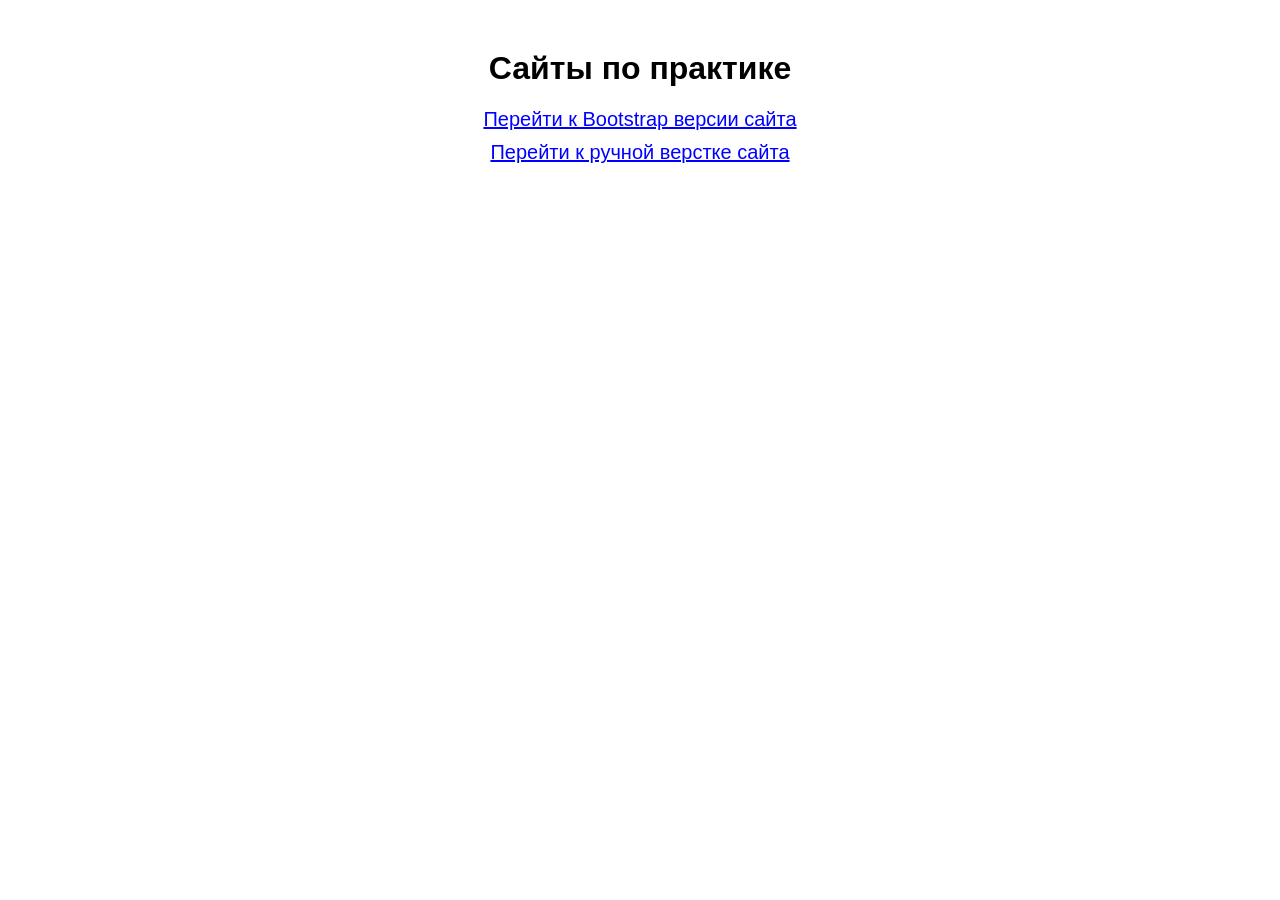
<file: index.html>
<!DOCTYPE html>
<html lang="ru">
<head>
    <meta charset="UTF-8">
    <title>Мои проекты</title>
    <style>
        body { font-family: sans-serif; text-align: center; margin-top: 50px; }
        a { display: block; margin: 10px; font-size: 20px; color: blue; }
    </style>
</head>
<body>
    <h1>Сайты по практике</h1>
    <a href="New/Bootstrap/index.html">Перейти к Bootstrap версии сайта</a>
    <a href="New/Grid/index.html">Перейти к ручной верстке сайта</a>
</body>
</html>
</file>
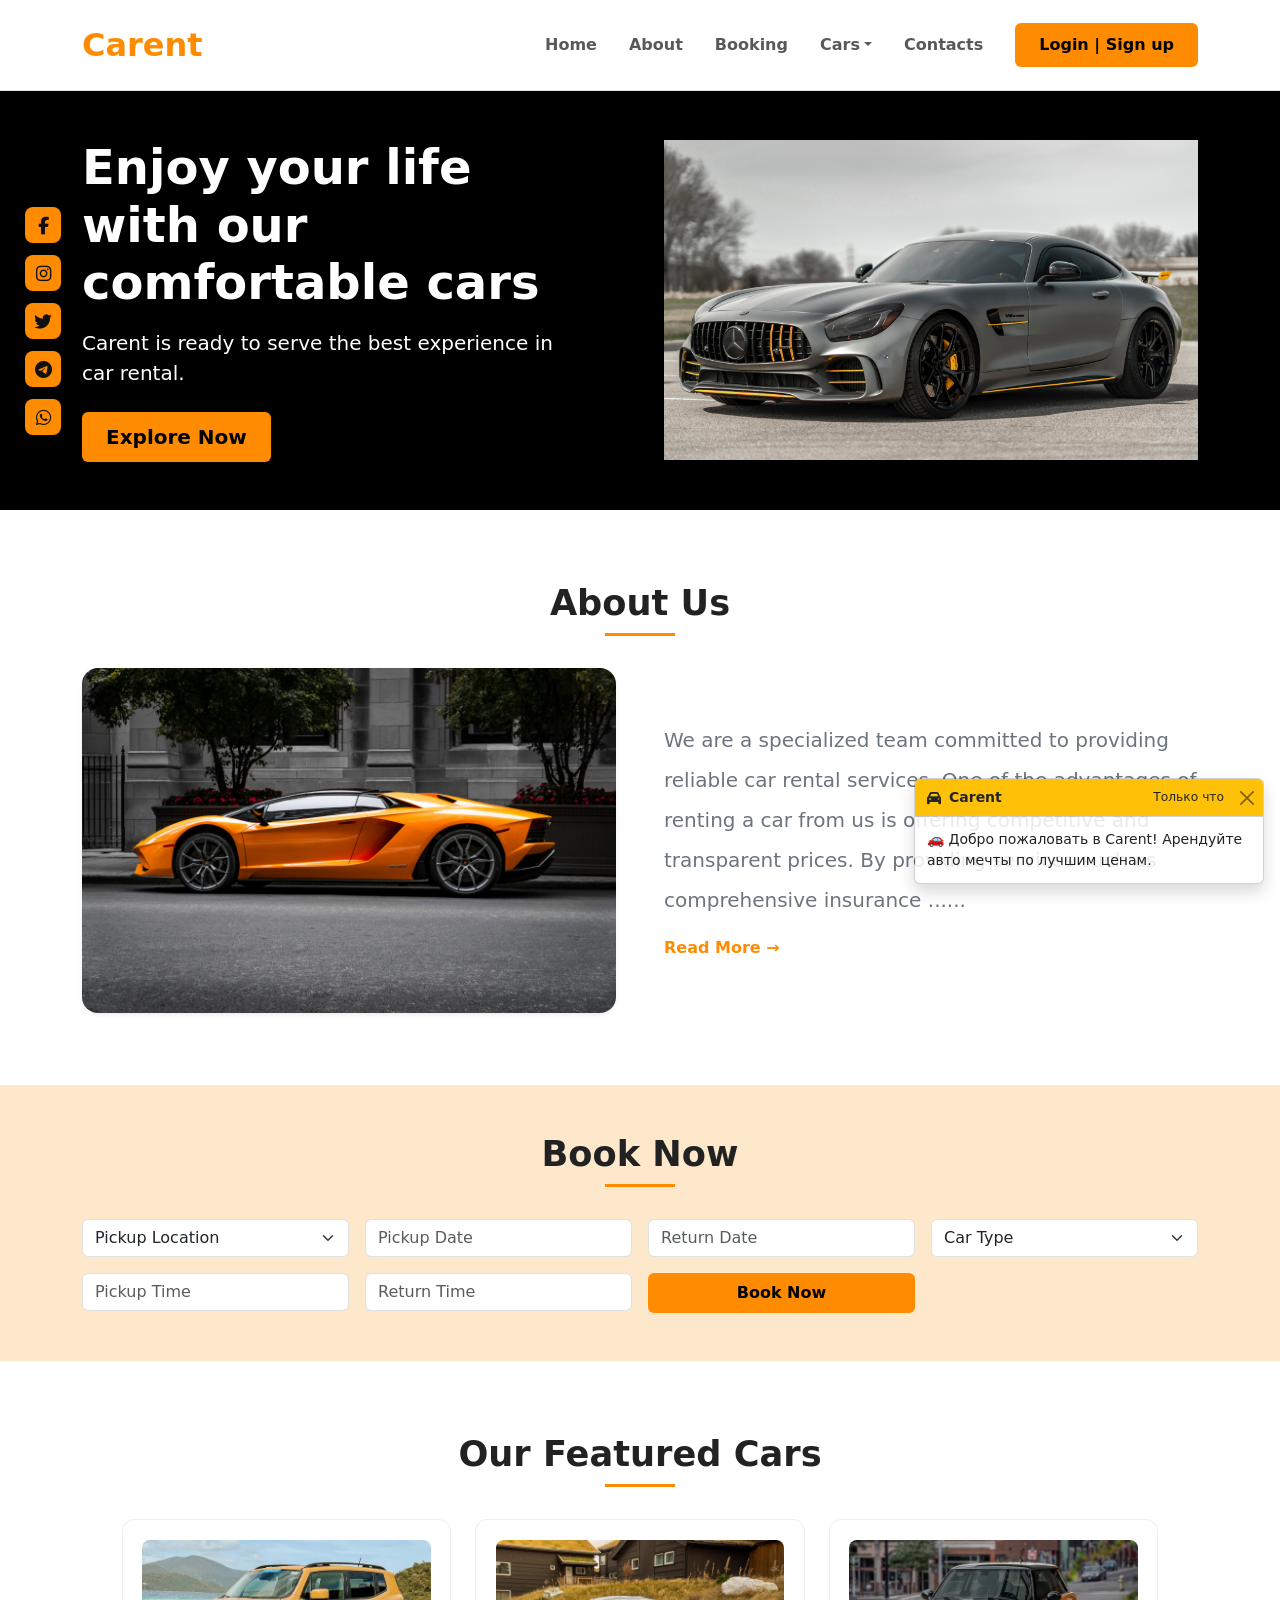
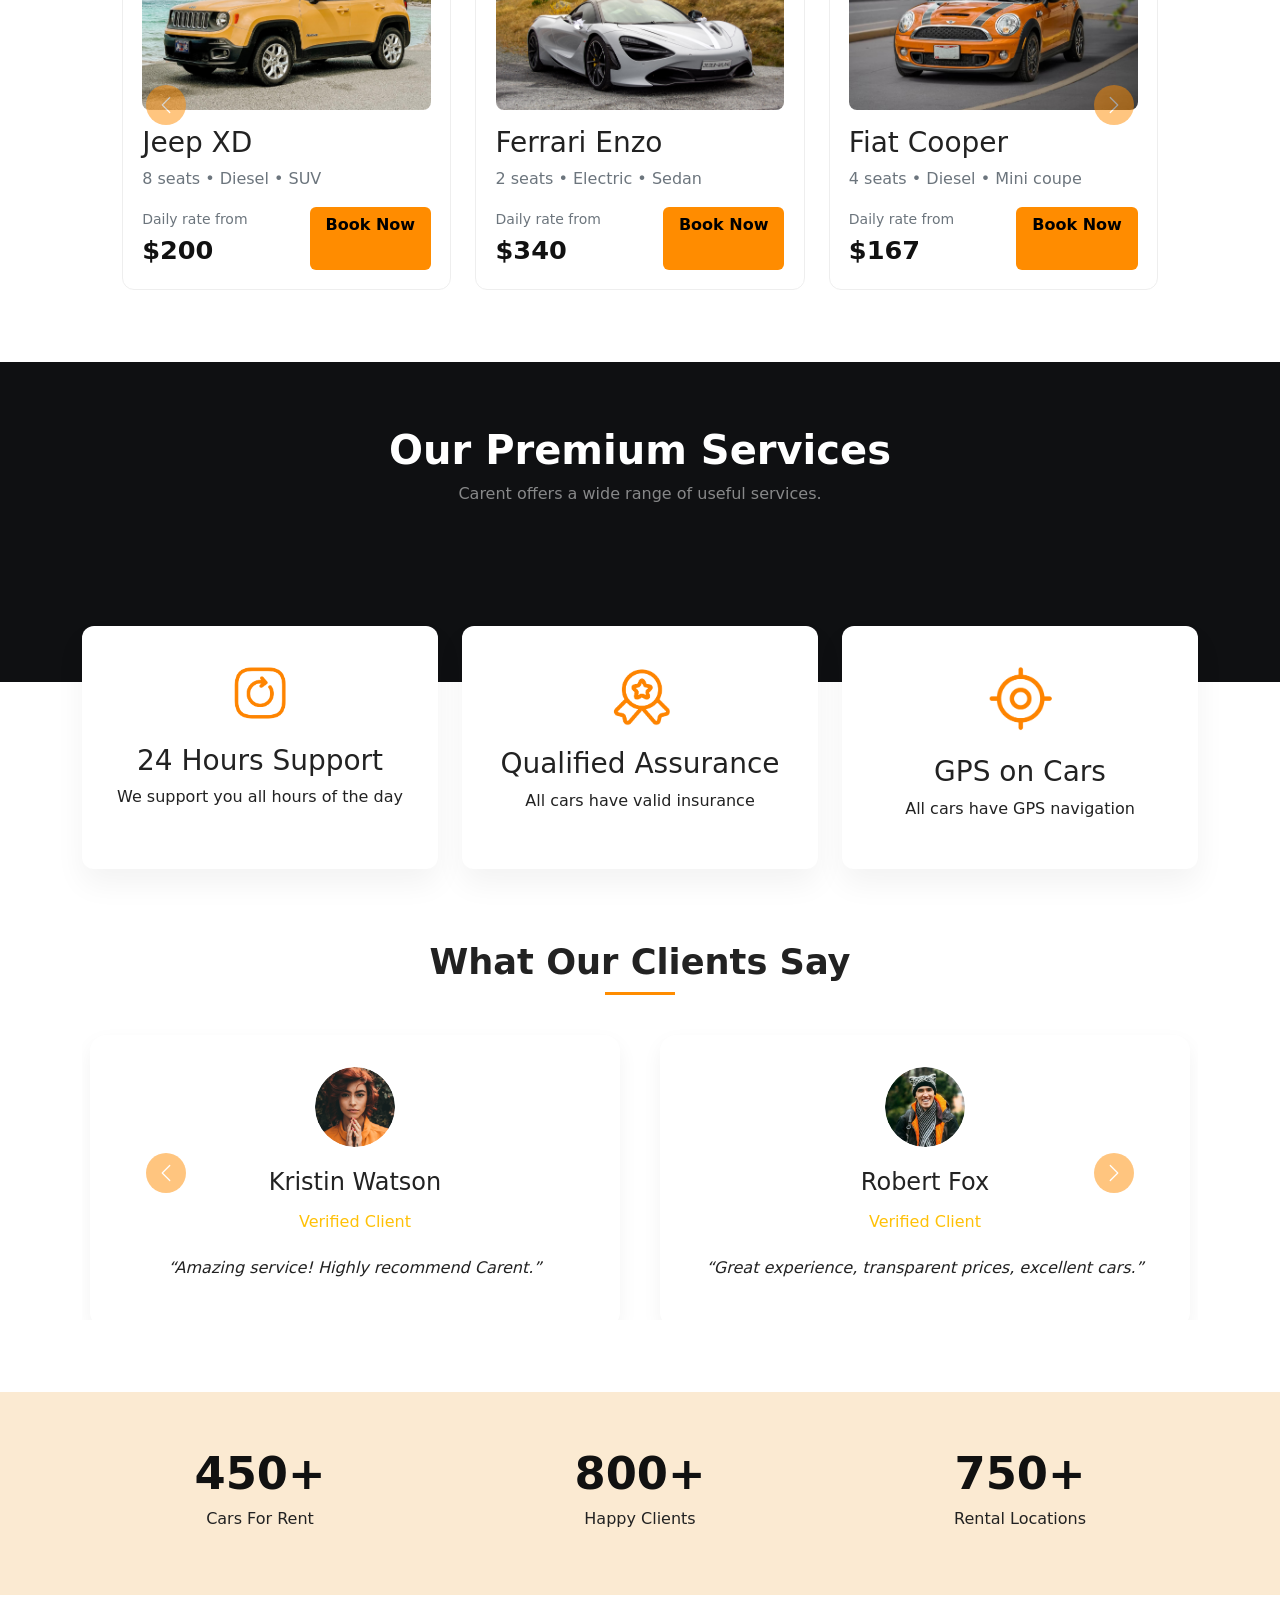
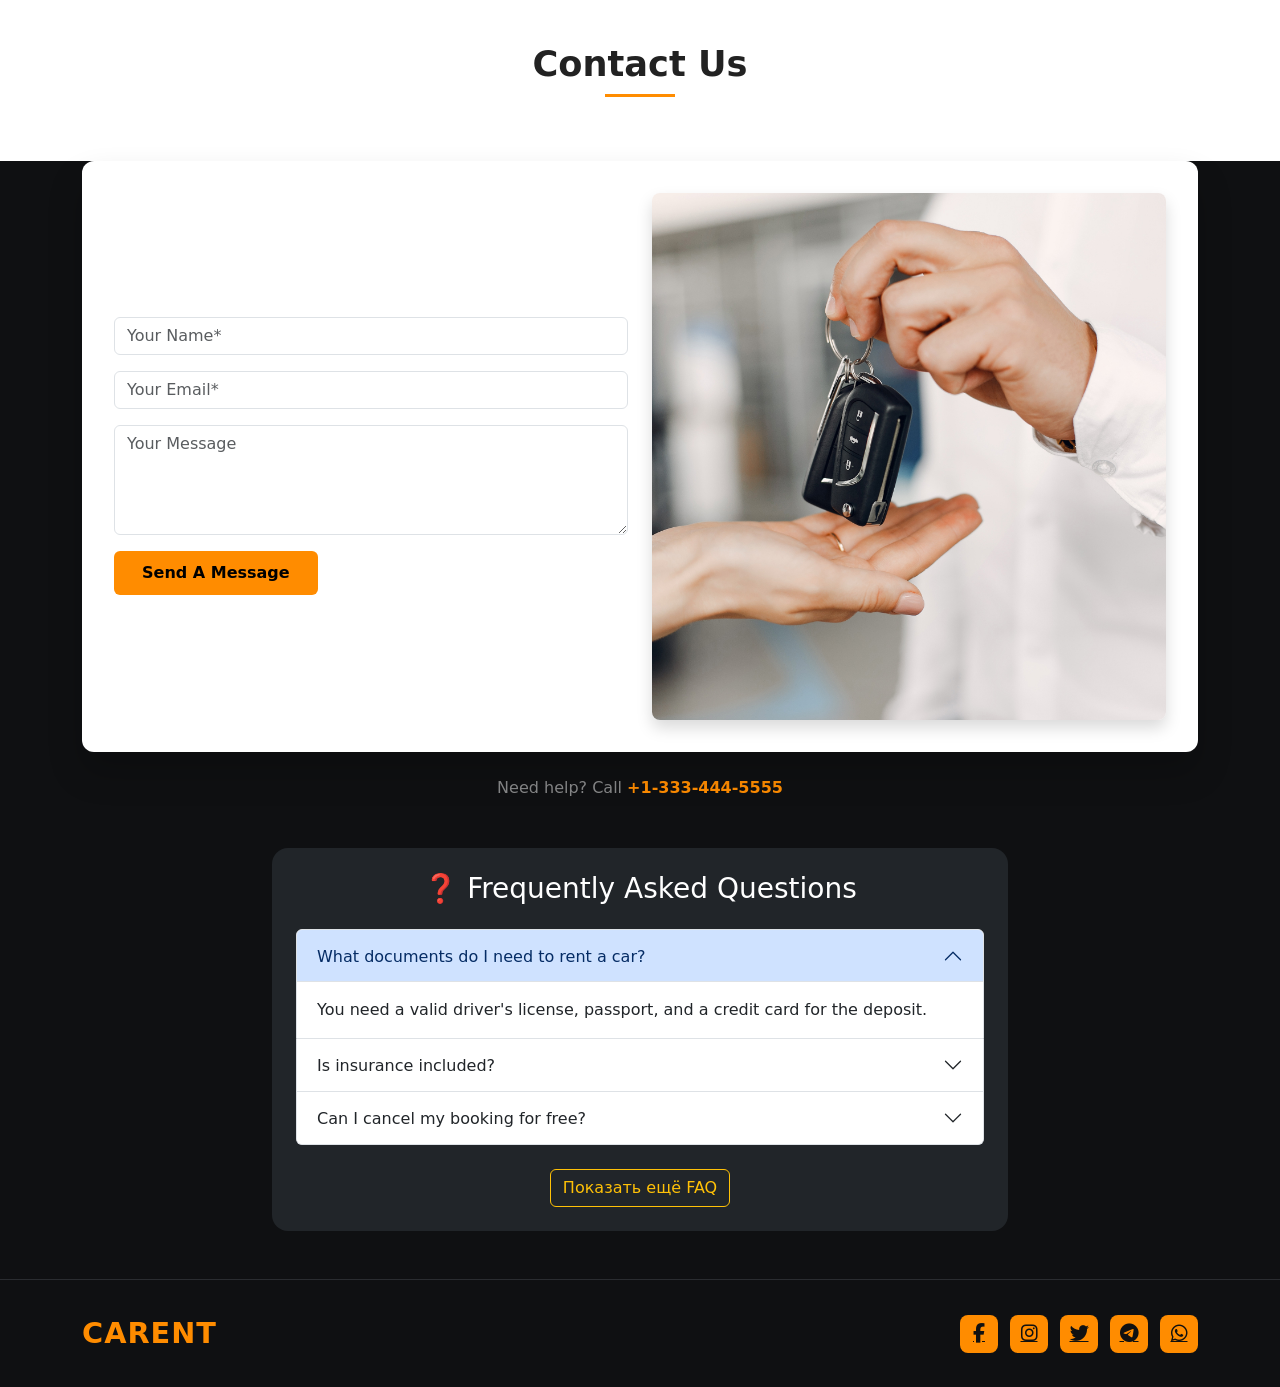
<file: New/Bootstrap/index.html>
<!DOCTYPE html>
<html lang="ru">
<head>
    <meta charset="UTF-8">
    <meta name="viewport" content="width=device-width, initial-scale=1.0">
    <title>Carent – Car Rental Service | Bootstrap + Widgets</title>

    <!-- Bootstrap 5 CSS + Icons + Font Awesome -->
    <link href="https://cdn.jsdelivr.net/npm/bootstrap@5.3.0-alpha1/dist/css/bootstrap.min.css" rel="stylesheet">
    <link rel="stylesheet" href="https://cdnjs.cloudflare.com/ajax/libs/font-awesome/6.4.0/css/all.min.css">
    
    <!-- Подключаем внешний кастомный CSS -->
    <link rel="stylesheet" href="style.css">
</head>
<body>

<!-- ======================= TOAST-УВЕДОМЛЕНИЕ (ВИДЖЕТ) ======================= -->
<div class="toast-container position-fixed bottom-0 end-0 p-3" style="z-index: 1100;">
    <div id="welcomeToast" class="toast" role="alert" aria-live="assertive" aria-atomic="true" data-bs-autohide="true" data-bs-delay="5000">
        <div class="toast-header bg-warning text-dark">
            <i class="fas fa-car me-2"></i>
            <strong class="me-auto">Carent</strong>
            <small>Только что</small>
            <button type="button" class="btn-close" data-bs-dismiss="toast" aria-label="Закрыть"></button>
        </div>
        <div class="toast-body">
            🚗 Добро пожаловать в Carent! Арендуйте авто мечты по лучшим ценам.
        </div>
    </div>
</div>

<!-- ======================= НАВИГАЦИЯ ======================= -->
<nav class="navbar navbar-expand-lg bg-white py-3 border-bottom">
    <div class="container">
        <a class="navbar-brand fw-bold fs-2 logo-orange" href="#">Carent</a>
        <button class="navbar-toggler" type="button" data-bs-toggle="collapse" data-bs-target="#mainNavbar">
            <span class="navbar-toggler-icon"></span>
        </button>
        <div class="collapse navbar-collapse" id="mainNavbar">
            <ul class="navbar-nav ms-auto mb-2 mb-lg-0 align-items-lg-center gap-lg-3">
                <li class="nav-item"><a class="nav-link fw-semibold" href="#">Home</a></li>
                <li class="nav-item"><a class="nav-link fw-semibold" href="#">About</a></li>
                <li class="nav-item"><a class="nav-link fw-semibold" href="#">Booking</a></li>
                <li class="nav-item dropdown">
                    <a class="nav-link dropdown-toggle fw-semibold" href="#" data-bs-toggle="dropdown">Cars</a>
                    <ul class="dropdown-menu">
                        <li><a class="dropdown-item" href="#">SUVs</a></li>
                        <li><a class="dropdown-item" href="#">Sedans</a></li>
                        <li><a class="dropdown-item" href="#">Electric</a></li>
                        <li><hr class="dropdown-divider"></li>
                        <li><a class="dropdown-item" href="#">All vehicles</a></li>
                    </ul>
                </li>
                <li class="nav-item"><a class="nav-link fw-semibold" href="#">Contacts</a></li>
                <li class="nav-item">
                    <a class="btn btn-custom-orange ms-lg-2" href="#" data-bs-toggle="modal" data-bs-target="#loginModal">Login | Sign up</a>
                </li>
            </ul>
        </div>
    </div>
</nav>

<!-- ======================= HERO ======================= -->
<section class="hero-section position-relative">
    <div class="hero-social-sidebar">
        <a href="#" class="hero-social-link" data-bs-toggle="tooltip" data-bs-title="Facebook"><i class="fab fa-facebook-f"></i></a>
        <a href="#" class="hero-social-link" data-bs-toggle="tooltip" data-bs-title="Instagram"><i class="fab fa-instagram"></i></a>
        <a href="#" class="hero-social-link" data-bs-toggle="tooltip" data-bs-title="Twitter"><i class="fab fa-twitter"></i></a>
        <a href="#" class="hero-social-link" data-bs-toggle="tooltip" data-bs-title="Telegram"><i class="fab fa-telegram-plane"></i></a>
        <a href="#" class="hero-social-link" data-bs-toggle="tooltip" data-bs-title="WhatsApp"><i class="fab fa-whatsapp"></i></a>
    </div>
    <div class="container py-5">
        <div class="row align-items-center g-5">
            <div class="col-md-6">
                <div class="hero-text">
                    <h1 class="display-5 fw-bold mb-3">Enjoy your life with our comfortable cars</h1>
                    <p class="lead mb-4">Carent is ready to serve the best experience in car rental.</p>
                    <button class="btn btn-custom-orange btn-lg">Explore Now</button>
                </div>
            </div>
            <div class="col-md-6 hero-image">
                <img src="Main Picture.jpg" alt="Luxury car" class="img-fluid">
            </div>
        </div>
    </div>
</section>

<!-- ======================= ABOUT ======================= -->
<section class="container my-5 py-4">
    <h2 class="section-title">About Us</h2>
    <div class="row align-items-center g-5">
        <div class="col-md-6">
            <img src="Rectangle 5.jpg" alt="About car" class="img-fluid rounded-4 shadow-sm">
        </div>
        <div class="col-md-6">
            <p class="fs-5 text-secondary lh-lg">We are a specialized team committed to providing reliable car rental services. One of the advantages of renting a car from us is offering competitive and transparent prices. By providing services such as comprehensive insurance ......</p>
            <a href="#" class="text-decoration-none fw-bold read-more-link">Read More →</a>
        </div>
    </div>
</section>

<!-- ======================= BOOKING ======================= -->
<section class="booking-bg">
    <div class="container">
        <h2 class="section-title">Book Now</h2>
        <form>
            <div class="row g-3">
                <div class="col-md-3 col-sm-6"><select class="form-select" required><option selected disabled>Pickup Location</option><option>Main Airport</option><option>City Center</option></select></div>
                <div class="col-md-3 col-sm-6"><input type="text" placeholder="Pickup Date" class="form-control" onfocus="(this.type='date')" onblur="if(!this.value)this.type='text'"></div>
                <div class="col-md-3 col-sm-6"><input type="text" placeholder="Return Date" class="form-control" onfocus="(this.type='date')" onblur="if(!this.value)this.type='text'"></div>
                <div class="col-md-3 col-sm-6"><select class="form-select"><option selected disabled>Car Type</option><option>SUV / Jeep</option><option>Sedan</option></select></div>
                <div class="col-md-3 col-sm-6"><input type="text" placeholder="Pickup Time" class="form-control" onfocus="(this.type='time')" onblur="if(!this.value)this.type='text'"></div>
                <div class="col-md-3 col-sm-6"><input type="text" placeholder="Return Time" class="form-control" onfocus="(this.type='time')" onblur="if(!this.value)this.type='text'"></div>
                <div class="col-md-3 col-sm-6"><button type="submit" class="btn btn-custom-orange w-100 py-2">Book Now</button></div>
            </div>
        </form>
    </div>
</section>

<!-- ======================= КАРУСЕЛЬ МАШИН ======================= -->
<section class="container my-5 py-4">
    <h2 class="section-title">Our Featured Cars</h2>
    <div id="carsCarousel" class="carousel slide" data-bs-ride="carousel">
        <div class="carousel-inner">
            <div class="carousel-item active"><div class="row"><div class="col-md-4"><div class="custom-car-card"><img src="Rectangle 6.jpg" class="car-img"><h3>Jeep XD</h3><p class="text-secondary">8 seats • Diesel • SUV</p><div class="d-flex justify-content-between"><div><span class="text-secondary small">Daily rate from</span><br><span class="price-value">$200</span></div><a href="#" class="btn-book-now">Book Now</a></div></div></div><div class="col-md-4"><div class="custom-car-card"><img src="Rectangle 6-1.jpg" class="car-img"><h3>Ferrari Enzo</h3><p class="text-secondary">2 seats • Electric • Sedan</p><div class="d-flex justify-content-between"><div><span class="text-secondary small">Daily rate from</span><br><span class="price-value">$340</span></div><a href="#" class="btn-book-now">Book Now</a></div></div></div><div class="col-md-4"><div class="custom-car-card"><img src="Rectangle 6-2.jpg" class="car-img"><h3>Fiat Cooper</h3><p class="text-secondary">4 seats • Diesel • Mini coupe</p><div class="d-flex justify-content-between"><div><span class="text-secondary small">Daily rate from</span><br><span class="price-value">$167</span></div><a href="#" class="btn-book-now">Book Now</a></div></div></div></div></div>
            <div class="carousel-item"><div class="row"><div class="col-md-4"><div class="custom-car-card"><img src="Rectangle 6.jpg" class="car-img"><h3>Range Rover</h3><p class="text-secondary">5 seats • Diesel • Luxury</p><div class="d-flex justify-content-between"><div><span class="text-secondary small">Daily rate from</span><br><span class="price-value">$450</span></div><a href="#" class="btn-book-now">Book Now</a></div></div></div><div class="col-md-4"><div class="custom-car-card"><img src="Rectangle 6-1.jpg" class="car-img"><h3>Tesla Model S</h3><p class="text-secondary">5 seats • Electric</p><div class="d-flex justify-content-between"><div><span class="text-secondary small">Daily rate from</span><br><span class="price-value">$399</span></div><a href="#" class="btn-book-now">Book Now</a></div></div></div><div class="col-md-4"><div class="custom-car-card"><img src="Rectangle 6-2.jpg" class="car-img"><h3>Mercedes G-Class</h3><p class="text-secondary">5 seats • Off-road</p><div class="d-flex justify-content-between"><div><span class="text-secondary small">Daily rate from</span><br><span class="price-value">$520</span></div><a href="#" class="btn-book-now">Book Now</a></div></div></div></div></div>
        </div>
        <button class="carousel-control-prev" type="button" data-bs-target="#carsCarousel" data-bs-slide="prev"><span class="carousel-control-prev-icon"></span></button>
        <button class="carousel-control-next" type="button" data-bs-target="#carsCarousel" data-bs-slide="next"><span class="carousel-control-next-icon"></span></button>
    </div>
</section>

<!-- ======================= PREMIUM SERVICES ======================= -->
<section class="services">
    <div class="services-top-bg"><div class="container"><h2 class="text-white fs-1 fw-bold">Our Premium Services</h2><p class="text-white-50 mx-auto" style="max-width:600px;">Carent offers a wide range of useful services.</p></div></div>
    <div class="container" style="margin-top:-80px;"><div class="row g-4"><div class="col-md-4"><div class="service-card"><div class="service-icon"><img src="24_часа.png"></div><h3>24 Hours Support</h3><p>We support you all hours of the day</p></div></div><div class="col-md-4"><div class="service-card"><div class="service-icon"><img src="Медалька.png"></div><h3>Qualified Assurance</h3><p>All cars have valid insurance</p></div></div><div class="col-md-4"><div class="service-card"><div class="service-icon"><img src="Мишень.png"></div><h3>GPS on Cars</h3><p>All cars have GPS navigation</p></div></div></div></div>
</section>

<!-- ======================= ОТЗЫВЫ (КАРУСЕЛЬ, 2 НА СЛАЙД) ======================= -->
<section class="container my-5 py-4">
    <h2 class="section-title">What Our Clients Say</h2>
    <div id="testimonialCarousel" class="carousel slide" data-bs-ride="carousel">
        <div class="carousel-inner">
            <div class="carousel-item active"><div class="row g-4"><div class="col-md-6"><div class="testimonial-card h-100"><img src="Ellipse 62-2.png" class="avatar"><h4>Kristin Watson</h4><p class="text-warning">Verified Client</p><p class="fst-italic">“Amazing service! Highly recommend Carent.”</p></div></div><div class="col-md-6"><div class="testimonial-card h-100"><img src="Ellipse 62-3.png" class="avatar"><h4>Robert Fox</h4><p class="text-warning">Verified Client</p><p class="fst-italic">“Great experience, transparent prices, excellent cars.”</p></div></div></div></div>
            <div class="carousel-item"><div class="row g-4"><div class="col-md-6"><div class="testimonial-card h-100"><img src="Ellipse 62-2.png" class="avatar"><h4>Emily Johnson</h4><p class="text-warning">Verified Client</p><p class="fst-italic">“Fast booking, clean cars. Will use again!”</p></div></div><div class="col-md-6"><div class="testimonial-card h-100"><img src="Ellipse 62-3.png" class="avatar"><h4>Michael Lee</h4><p class="text-warning">Verified Client</p><p class="fst-italic">“Professional service, fair price. Five stars!”</p></div></div></div></div>
        </div>
        <button class="carousel-control-prev" type="button" data-bs-target="#testimonialCarousel" data-bs-slide="prev"><span class="carousel-control-prev-icon"></span></button>
        <button class="carousel-control-next" type="button" data-bs-target="#testimonialCarousel" data-bs-slide="next"><span class="carousel-control-next-icon"></span></button>
    </div>
</section>

<!-- ======================= СТАТИСТИКА ======================= -->
<section class="stats-section"><div class="container"><div class="row text-center gy-4"><div class="col-md-4"><div class="stat-number">450+</div><p>Cars For Rent</p></div><div class="col-md-4"><div class="stat-number">800+</div><p>Happy Clients</p></div><div class="col-md-4"><div class="stat-number">750+</div><p>Rental Locations</p></div></div></div></section>

<!-- ======================= КОНТАКТНАЯ ФОРМА + ACCORDION (FAQ) ======================= -->
<section class="contact-section">
    <div class="contact-top-bg"><div class="container"><h2 class="section-title">Contact Us</h2></div></div>
    <div class="contact-bottom-bg"><div class="container">
        <div class="contact-card">
            <div class="row g-4 align-items-center">
                <div class="col-md-6">
                    <form><div class="mb-3"><input type="text" class="form-control" placeholder="Your Name*" required></div><div class="mb-3"><input type="email" class="form-control" placeholder="Your Email*" required></div><div class="mb-3"><textarea class="form-control" rows="4" placeholder="Your Message" required></textarea></div><button type="submit" class="btn contact-submit">Send A Message</button></form>
                </div>
                <div class="col-md-6"><img src="Rectangle 8.jpg" alt="Car renting" class="img-fluid rounded-3 shadow"></div>
            </div>
        </div>
        <p class="text-center text-white-50 mt-4">Need help? Call <span class="contact-phone fw-bold">+1-333-444-5555</span></p>
        
        <!-- НОВЫЙ ВИДЖЕТ: ACCORDION (FAQ) -->
        <div class="row justify-content-center mt-5">
            <div class="col-md-8">
                <div class="bg-dark p-4 rounded-4">
                    <h3 class="text-white text-center mb-4">❓ Frequently Asked Questions</h3>
                    <div class="accordion" id="faqAccordion">
                        <div class="accordion-item">
                            <h2 class="accordion-header"><button class="accordion-button" type="button" data-bs-toggle="collapse" data-bs-target="#faq1">What documents do I need to rent a car?</button></h2>
                            <div id="faq1" class="accordion-collapse collapse show" data-bs-parent="#faqAccordion"><div class="accordion-body">You need a valid driver's license, passport, and a credit card for the deposit.</div></div>
                        </div>
                        <div class="accordion-item">
                            <h2 class="accordion-header"><button class="accordion-button collapsed" type="button" data-bs-toggle="collapse" data-bs-target="#faq2">Is insurance included?</button></h2>
                            <div id="faq2" class="accordion-collapse collapse" data-bs-parent="#faqAccordion"><div class="accordion-body">Yes, all our cars include comprehensive insurance. Additional coverage is available.</div></div>
                        </div>
                        <div class="accordion-item">
                            <h2 class="accordion-header"><button class="accordion-button collapsed" type="button" data-bs-toggle="collapse" data-bs-target="#faq3">Can I cancel my booking for free?</button></h2>
                            <div id="faq3" class="accordion-collapse collapse" data-bs-parent="#faqAccordion"><div class="accordion-body">Free cancellation up to 24 hours before pickup. Later cancellations may incur a fee.</div></div>
                        </div>
                    </div>
                    <!-- DEMO SPINNER (виджет) и кнопка для показа тоста -->
                    <div class="text-center mt-4">
                        <button class="btn btn-outline-warning" id="demoSpinnerBtn" type="button">
                            <span id="spinnerDemo" class="spinner-border spinner-border-sm d-none" role="status" aria-hidden="true"></span>
                            Показать ещё FAQ
                        </button>
                    </div>
                </div>
            </div>
        </div>
    </div></div>
</section>

<!-- ======================= ПОДВАЛ ======================= -->
<footer class="footer"><div class="container"><div class="row align-items-center text-center text-md-start"><div class="col-md-6 mb-3 mb-md-0"><div class="footer-logo">CARENT</div></div><div class="col-md-6 text-md-end footer-social"><a href="#" data-bs-toggle="tooltip" title="Facebook"><i class="fab fa-facebook-f"></i></a><a href="#" data-bs-toggle="tooltip" title="Instagram"><i class="fab fa-instagram"></i></a><a href="#" data-bs-toggle="tooltip" title="Twitter"><i class="fab fa-twitter"></i></a><a href="#" data-bs-toggle="tooltip" title="Telegram"><i class="fab fa-telegram-plane"></i></a><a href="#" data-bs-toggle="tooltip" title="WhatsApp"><i class="fab fa-whatsapp"></i></a></div></div></div></footer>

<!-- MODAL ОКНО -->
<div class="modal fade" id="loginModal" tabindex="-1"><div class="modal-dialog modal-dialog-centered"><div class="modal-content"><div class="modal-header border-0"><h5 class="modal-title fw-bold">Welcome to Carent</h5><button type="button" class="btn-close" data-bs-dismiss="modal"></button></div><div class="modal-body"><form><div class="mb-3"><label>Email</label><input type="email" class="form-control" placeholder="name@example.com"></div><div class="mb-3"><label>Password</label><input type="password" class="form-control" placeholder="••••••"></div><button type="submit" class="btn btn-custom-orange w-100">Sign In</button><p class="mt-3 text-center text-muted">No account? <a href="#" class="signup-link">Sign up</a></p></form></div></div></div></div>

<script src="https://cdn.jsdelivr.net/npm/bootstrap@5.3.0-alpha1/dist/js/bootstrap.bundle.min.js"></script>
<script>
    // Инициализация тултипов
    const tooltips = document.querySelectorAll('[data-bs-toggle="tooltip"]');
    tooltips.forEach(t => new bootstrap.Tooltip(t));
    // Автоматическое закрытие мобильного меню
    const navLinks = document.querySelectorAll('.navbar-nav .nav-link');
    const navbarCollapse = document.querySelector('.navbar-collapse');
    navLinks.forEach(link => {
        link.addEventListener('click', () => { if (navbarCollapse.classList.contains('show')) new bootstrap.Collapse(navbarCollapse).toggle(); });
    });
    // Показать тост при загрузке
    const toastEl = document.getElementById('welcomeToast');
    const toast = new bootstrap.Toast(toastEl, { autohide: true, delay: 5000 });
    toast.show();
    // Демонстрация Spinner при клике на кнопку (имитация загрузки)
    const spinnerBtn = document.getElementById('demoSpinnerBtn');
    const spinner = document.getElementById('spinnerDemo');
    if (spinnerBtn) {
        spinnerBtn.addEventListener('click', function(e) {
            spinner.classList.remove('d-none');
            spinnerBtn.disabled = true;
            setTimeout(() => {
                spinner.classList.add('d-none');
                spinnerBtn.disabled = false;
                alert('Дополнительные FAQ в разработке. Спасибо за интерес!');
            }, 1500);
        });
    }
</script>
</body>
</html>
</file>
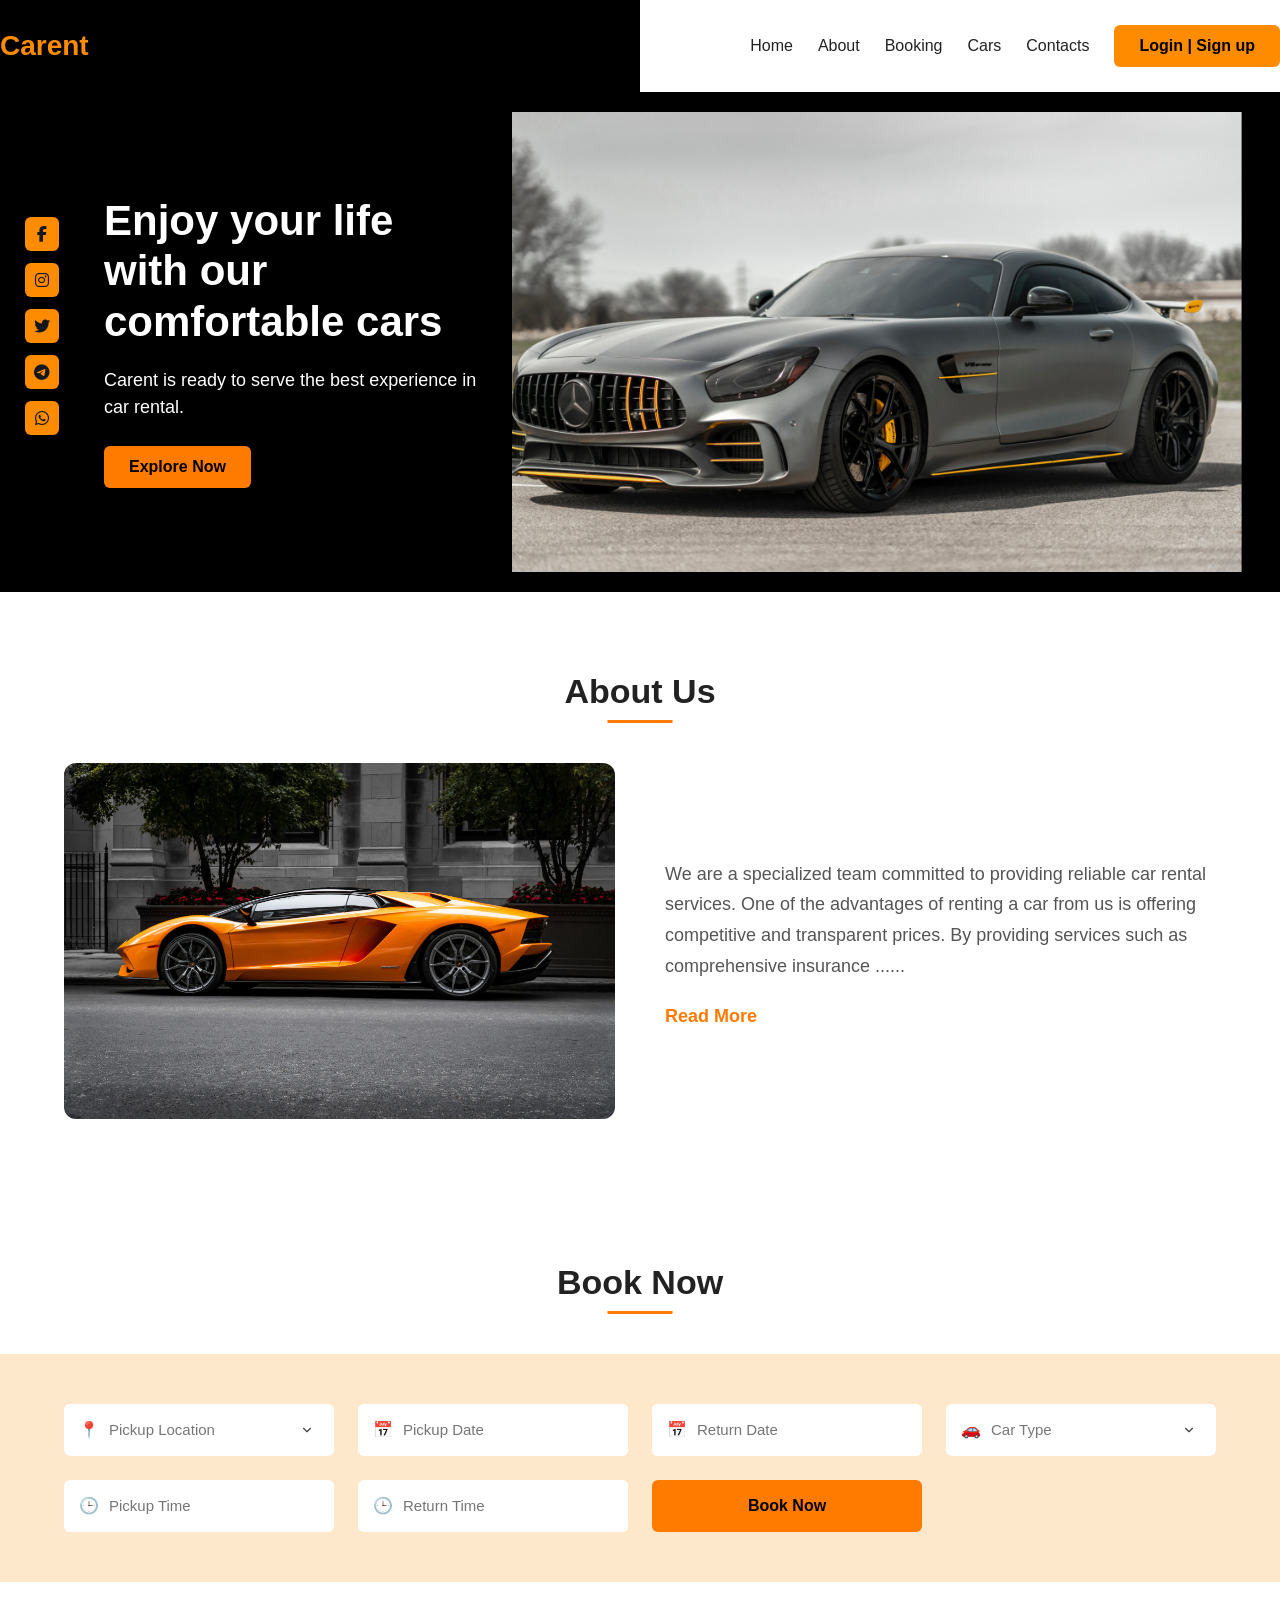
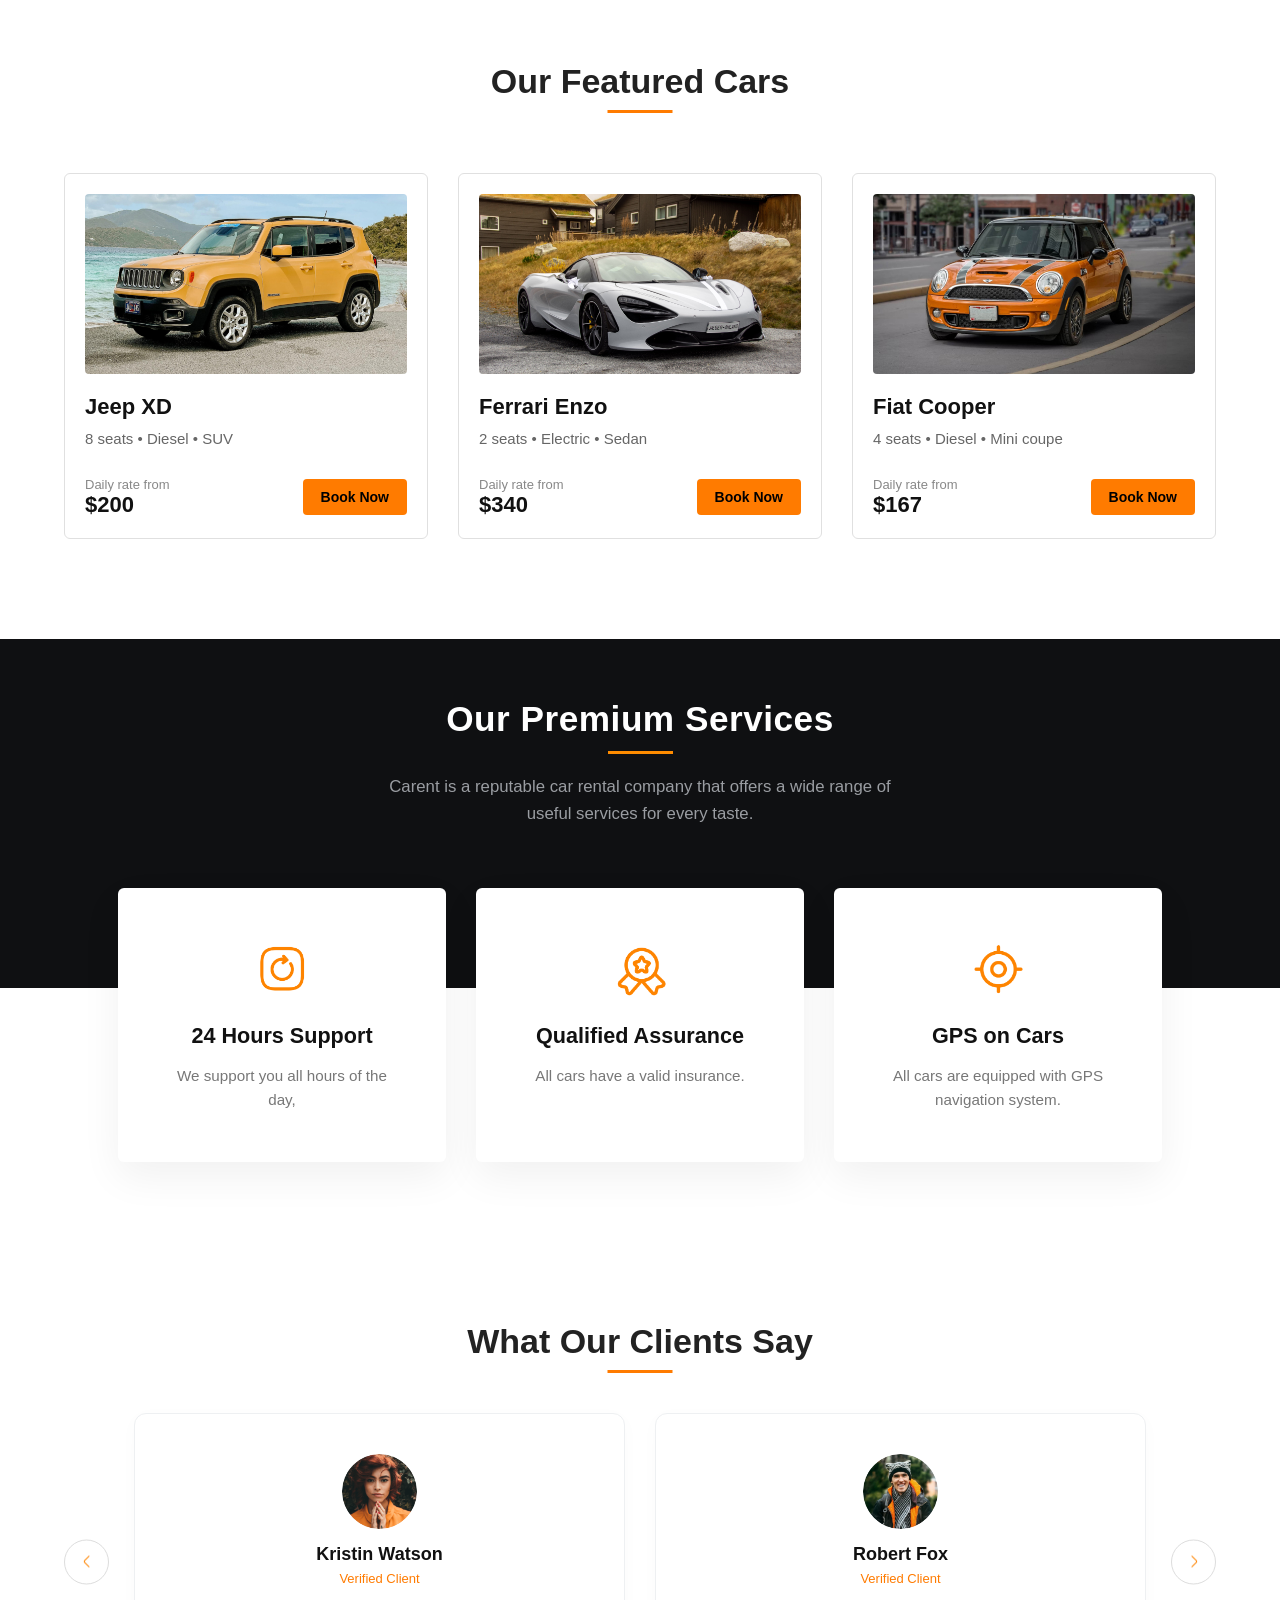
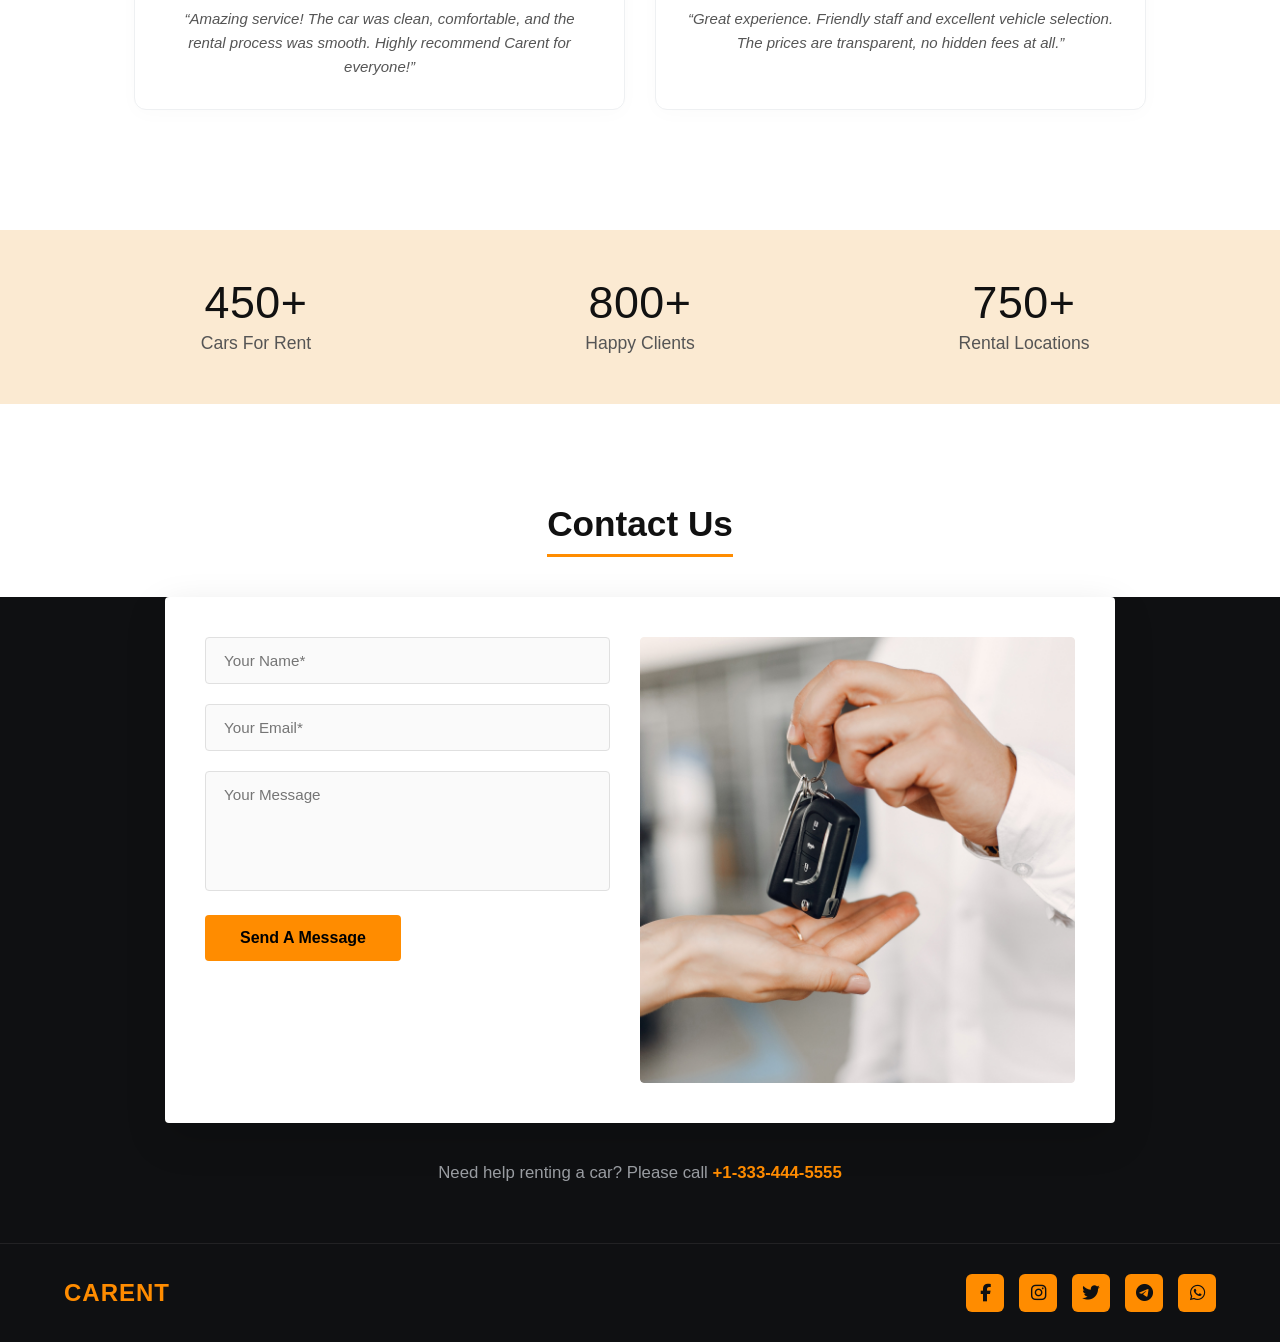
<file: New/Grid/index.html>
<!DOCTYPE html>
<html lang="en">
<head>
    <!-- 1. Сначала метатеги (важно для правильного отображения кодировки и мобильного масштаба) -->
    <meta charset="UTF-8">
    <meta name="viewport" content="width=device-width, initial-scale=1.0">
    
    <title>Carent – Car Rental Service</title>

    <!-- 2. Иконки Font Awesome -->
    <link rel="stylesheet" href="https://cdnjs.cloudflare.com/ajax/libs/font-awesome/6.4.0/css/all.min.css">
    <!-- 4. Ваши кастомные стили (в самом конце, чтобы перебивать Bootstrap при необходимости) -->
    <link rel="stylesheet" href="style.css">
</head>
<body>

    <!-- ========================================== -->
    <!-- ХЕДЕР И ПЕРВЫЙ ЭКРАН (HEADER & HERO)       -->
    <!-- ========================================== -->
    <header class="header">
        <div class="header-left"></div>

        <!-- Исправленный блок соцсетей на боковой панели по макету image_0a4164.jpg -->
        <div class="social-bar">
            <a href="#" class="hero-social-link" aria-label="Facebook">
                <i class="fab fa-facebook-f"></i>
            </a>
            <a href="#" class="hero-social-link" aria-label="Instagram">
                <i class="fab fa-instagram"></i>
            </a>
            <a href="#" class="hero-social-link" aria-label="Twitter">
                <i class="fab fa-twitter"></i>
            </a>
            <a href="#" class="hero-social-link" aria-label="Telegram">
                <i class="fab fa-telegram-plane"></i>
            </a>
            <a href="#" class="hero-social-link" aria-label="WhatsApp">
                <i class="fab fa-whatsapp"></i>
            </a>
        </div>

        <nav class="nav">
    <div class="nav-left">
        <div class="logo">Carent</div>
    </div>
    
    <button class="burger-menu" id="burgerToggle" aria-label="Открыть меню">
        <span class="burger-bar"></span>
        <span class="burger-bar"></span>
        <span class="burger-bar"></span>
    </button>

    <div class="nav-right" id="navMenu">
        <ul class="menu">
            <li><a href="#">Home</a></li>
            <li><a href="#">About</a></li>
            <li><a href="#">Booking</a></li>
            <li><a href="#">Cars</a></li>
            <li><a href="#">Contacts</a></li>
        </ul>
        <a class="auth" href="#">Login | Sign up</a>
    </div>
</nav>

        <section class="hero">
            <div class="hero-inner container">
                <div class="hero-left">
                    <div class="hero-text">
                        <h1>Enjoy your life with our comfortable cars</h1>
                        <p>Carent is ready to serve the best experience in car rental.</p>
                        <button class="btn">Explore Now</button>
                    </div>
                </div>
            </div>
            <div class="hero-image">
                <img src="Main Picture.jpg" alt="Car">
            </div>
        </section>
    </header>


    <!-- ========================================== -->
    <!-- СЕКЦИЯ "О НАС" (ABOUT)                     -->
    <!-- ========================================== -->
    <section class="about container">
        <h2 class="section-title">About Us</h2>
        
        <div class="about-content">
            <div class="about-img-wrapper">
                <img src="Rectangle 5.jpg" alt="About Us Car" class="about-img">
            </div>
            
            <div class="about-text">
                <p>
                    We are a specialized team committed to providing reliable car rental services. 
                    One of the advantages of renting a car from us is offering competitive and transparent prices. 
                    By providing services such as comprehensive insurance ......
                </p>
                <a href="#" class="read-more">Read More</a>
            </div>
        </div>
    </section>


    <!-- ========================================== -->
    <!-- СЕКЦИЯ БРОНИРОВАНИЯ (BOOKING)              -->
    <!-- ========================================== -->
    <section class="booking">
        <h2 class="section-title">Book Now</h2>

        <div class="booking-bg">
            <div class="container">
                <form class="booking-grid">
                    
                    <div class="input-field location-icon">
                        <select required>
                            <option value="" disabled selected hidden>Pickup Location</option>
                            <option value="airport">Main Airport</option>
                            <option value="city">City Center</option>
                        </select>
                    </div>

                    <div class="input-field date-icon">
                        <input type="text" placeholder="Pickup Date" 
                               onfocus="(this.type='date')" onblur="if(!this.value)this.type='text'">
                    </div>

                    <div class="input-field date-icon">
                        <input type="text" placeholder="Return Date" 
                               onfocus="(this.type='date')" onblur="if(!this.value)this.type='text'">
                    </div>

                    <div class="input-field car-icon">
                        <select required>
                            <option value="" disabled selected hidden>Car Type</option>
                            <option value="suv">SUV / Jeep</option>
                            <option value="sedan">Sedan</option>
                        </select>
                    </div>

                    <div class="input-field time-icon">
                        <input type="text" placeholder="Pickup Time" 
                               onfocus="(this.type='time')" onblur="if(!this.value)this.type='text'">
                    </div>

                    <div class="input-field time-icon">
                        <input type="text" placeholder="Return Time" 
                               onfocus="(this.type='time')" onblur="if(!this.value)this.type='text'">
                    </div>

                    <button type="submit" class="btn booking-btn">Book Now</button>
                    
                </form>
            </div>
        </div>
    </section>


    <!-- ========================================== -->
    <!-- КАТАЛОГ МАШИН (FEATURED CARS)              -->
    <!-- ========================================== -->
    <section class="featured container">
        <h2 class="section-title">Our Featured Cars</h2>

        <div class="cars-grid">
            <div class="car-card">
                <img src="Rectangle 6.jpg" alt="Jeep XD" class="car-img">
                <h3>Jeep XD</h3>
                <p class="specs">8 seats • Diesel • SUV</p>
                <div class="car-footer">
                    <div class="price-block">
                        <span class="price-label">Daily rate from</span>
                        <span class="price-value">$200</span>
                    </div>
                    <a href="#" class="btn-book">Book Now</a>
                </div>
            </div>

            <div class="car-card">
                <img src="Rectangle 6-1.jpg" alt="Ferrari Enzo" class="car-img">
                <h3>Ferrari Enzo</h3>
                <p class="specs">2 seats • Electric • Sedan</p>
                <div class="car-footer">
                    <div class="price-block">
                        <span class="price-label">Daily rate from</span>
                        <span class="price-value">$340</span>
                    </div>
                    <a href="#" class="btn-book">Book Now</a>
                </div>
            </div>

            <div class="car-card">
                <img src="Rectangle 6-2.jpg" alt="Fiat Cooper" class="car-img">
                <h3>Fiat Cooper</h3>
                <p class="specs">4 seats • Diesel • Mini coupe</p>
                <div class="car-footer">
                    <div class="price-block">
                        <span class="price-label">Daily rate from</span>
                        <span class="price-value">$167</span>
                    </div>
                    <a href="#" class="btn-book">Book Now</a>
                </div>
            </div>
        </div>
    </section>


    <!-- ========================================== -->
    <!-- ПРЕИМУЩЕСТВА И СЕРВИСЫ (SERVICES)          -->
    <!-- СТИЛЬ СТРОГО ПО КАРТИНКЕ image_4b9b65.png  -->
    <!-- ========================================== -->
    <section class="services">
        <div class="services-top-bg">
            <div class="container">
                <h2 class="services-title">Our Premium Services</h2>
                <p class="services-subtitle">Carent is a reputable car rental company that offers a wide range of useful services for every taste.</p>
            </div>
        </div>
        
        <div class="services-cards-section">
            <div class="container">
                <div class="services-row">
                    
                    <!-- Карточка 1 -->
                    <div class="service-card">
                        <div class="service-icon">
                            <img src="24_часа.png" alt="24 Hours Support">
                        </div>
                        <h3>24 Hours Support</h3>
                        <p>We support you all hours of the day,</p>
                    </div>

                    <!-- Карточка 2 -->
                    <div class="service-card">
                        <div class="service-icon">
                            <img src="Медалька.png" alt="Qualified Assurance">
                        </div>
                        <h3>Qualified Assurance</h3>
                        <p>All cars have a valid insurance.</p>
                    </div>

                    <!-- Карточка 3 -->
                    <div class="service-card">
                        <div class="service-icon">
                            <img src="Мишень.png" alt="GPS on Cars">
                        </div>
                        <h3>GPS on Cars</h3>
                        <p>All cars are equipped with GPS navigation system.</p>
                    </div>

                </div>
            </div>
        </div>
    </section>

    <!-- ========================================== -->
    <!-- ОТЗЫВЫ КЛИЕНТОВ (TESTIMONIALS)             -->
    <!-- ========================================== -->
    <section class="testimonials container">
        <h2 class="section-title">What Our Clients Say</h2>

        <div class="testimonials-wrapper">
            
            <button type="button" class="arrow-btn arrow-left">
                <img src="arrow-left.png" alt="Previous">
            </button>

            <div class="testimonials-grid">
                <!-- Отзыв 1 -->
                <div class="testimonial">
                    <div class="testimonial-header">
                        <img src="Ellipse 62-2.png" alt="Kristin Watson" class="testimonial-avatar">
                        <div class="testimonial-meta">
                            <h3>Kristin Watson</h3>
                            <span class="testimonial-status">Verified Client</span>
                        </div>
                    </div>
                    <p class="testimonial-text">“Amazing service! The car was clean, comfortable, and the rental process was smooth. Highly recommend Carent for everyone!”</p>
                </div>

                <!-- Отзыв 2 -->
                <div class="testimonial">
                    <div class="testimonial-header">
                        <img src="Ellipse 62-3.png" alt="Robert Fox" class="testimonial-avatar">
                        <div class="testimonial-meta">
                            <h3>Robert Fox</h3>
                            <span class="testimonial-status">Verified Client</span>
                        </div>
                    </div>
                    <p class="testimonial-text">“Great experience. Friendly staff and excellent vehicle selection. The prices are transparent, no hidden fees at all.”</p>
                </div>
            </div>

            <button type="button" class="arrow-btn arrow-right">
                <img src="arrow-right.png" alt="Next">
            </button>

        </div>
    </section>


    <!-- ========================================== -->
    <!-- СТАТИСТИКА (STATS) — ПО КАРТИНКЕ image_4a3322.png -->
    <!-- ========================================== -->
    <section class="stats">
        <div class="container">
            <div class="stats-grid">
                
                <div class="stat-item">
                    <span class="stat-number">450+</span>
                    <p class="stat-desc">Cars For Rent</p>
                </div>

                <div class="stat-item">
                    <span class="stat-number">800+</span>
                    <p class="stat-desc">Happy Clients</p>
                </div>

                <div class="stat-item">
                    <span class="stat-number">750+</span>
                    <p class="stat-desc">Rental Locations</p>
                </div>

            </div>
        </div>
    </section>

    <!-- ========================================== -->
    <!-- ФОРМА ОБРАТНОЙ СВЯЗИ (CONTACT)             -->
    <!-- ========================================== -->
    <section class="contact-section">
        
        <div class="contact-top-bg">
            <div class="container">
                <h2 class="contact-title">Contact Us</h2>
            </div>
        </div>

        <div class="contact-bottom-bg">
            <div class="container">
                
                <div class="contact-card">
                    
                    <form class="contact-form-wrapper">
                        <div class="form-group">
                            <input type="text" placeholder="Your Name*" required>
                        </div>
                        <div class="form-group">
                            <input type="email" placeholder="Your Email*" required>
                        </div>
                        <div class="form-group">
                            <textarea placeholder="Your Message" required></textarea>
                        </div>
                        <button type="submit" class="contact-submit-btn">Send A Message</button>
                    </form>

                    <div class="contact-image-wrapper">
                        <img src="Rectangle 8.jpg" alt="Car Renting">
                    </div>

                </div>

                <p class="contact-footer-phone">
                    Need help renting a car? Please call <span>+1-333-444-5555</span>
                </p>

            </div>
        </div>

    </section>

    <!-- ========================================== -->
    <!-- ПОДВАЛ САЙТА (FOOTER) — ПО МАКЕТУ image_0a4909.png -->
    <!-- ========================================== -->
    <footer class="main-footer">
        <div class="container footer-container">
            
            <div class="footer-logo">CARENT</div>
            
            <div class="footer-socials">
                <a href="#" class="social-link" aria-label="Facebook">
                    <i class="fab fa-facebook-f"></i>
                </a>
                <a href="#" class="social-link" aria-label="Instagram">
                    <i class="fab fa-instagram"></i>
                </a>
                <a href="#" class="social-link" aria-label="Twitter">
                    <i class="fab fa-twitter"></i>
                </a>
                <a href="#" class="social-link" aria-label="Telegram">
                    <i class="fab fa-telegram-plane"></i>
                </a>
                <a href="#" class="social-link" aria-label="WhatsApp">
                    <i class="fab fa-whatsapp"></i>
                </a>
            </div>

        </div>
    </footer>
<script>
    const burgerToggle = document.getElementById('burgerToggle');
    const navMenu = document.getElementById('navMenu');

    // Открытие/закрытие меню по клику на бургер
    burgerToggle.addEventListener('click', () => {
        burgerToggle.classList.toggle('active');
        navMenu.classList.toggle('active');
    });

    // Автоматическое закрытие меню при клике на любую ссылку внутри панели
    document.querySelectorAll('.menu a, .auth').forEach(link => {
        link.addEventListener('click', () => {
            burgerToggle.classList.remove('active');
            navMenu.classList.remove('active');
        });
    });
</script>

</body>
</html>
</file>
<file: New/Bootstrap/style.css>
/* ========== ГЛОБАЛЬНЫЕ ПЕРЕМЕННЫЕ И БАЗА ========== */
:root {
    --primary-orange: #ff8c00;
    --primary-orange-dark: #e07b00;
    --dark-bg: #0f1012;
    --light-bg: #fde8cc;
}

body {
    font-family: 'Inter', system-ui, -apple-system, 'Segoe UI', Roboto, Arial, sans-serif;
    color: #222;
    background-color: #fff;
}

/* Оранжевый логотип */
.logo-orange {
    color: var(--primary-orange) !important;
}

/* Кастомные кнопки */
.btn-custom-orange {
    background-color: var(--primary-orange);
    color: #000;
    font-weight: 700;
    border-radius: 6px;
    padding: 10px 24px;
    transition: all 0.2s ease;
    border: none;
}

.btn-custom-orange:hover {
    background-color: var(--primary-orange-dark);
    color: #000;
    transform: translateY(-2px);
    box-shadow: 0 8px 16px rgba(0, 0, 0, 0.1);
}

/* Секционные заголовки */
.section-title {
    text-align: center;
    font-size: 2.2rem;
    font-weight: 700;
    margin-bottom: 2rem;
    position: relative;
    padding-bottom: 0.75rem;
}

.section-title:after {
    content: '';
    position: absolute;
    bottom: 0;
    left: 50%;
    transform: translateX(-50%);
    width: 70px;
    height: 3px;
    background-color: var(--primary-orange);
}

/* Боковая панель соцсетей (десктоп) */
.hero-social-sidebar {
    position: absolute;
    left: 25px;
    top: 55%;
    transform: translateY(-50%);
    display: flex;
    flex-direction: column;
    gap: 12px;
    z-index: 30;
}

.hero-social-link {
    display: flex;
    align-items: center;
    justify-content: center;
    width: 36px;
    height: 36px;
    background-color: var(--primary-orange);
    color: #111;
    border-radius: 8px;
    font-size: 1.1rem;
    transition: transform 0.2s, background 0.2s;
    text-decoration: none;
}

.hero-social-link:hover {
    background-color: var(--primary-orange-dark);
    transform: scale(1.08);
    color: #000;
}

@media (max-width: 768px) {
    .hero-social-sidebar {
        display: none;
    }
}

/* Hero секция */
.hero-section {
    background-color: #000;
    color: #fff;
    position: relative;
    overflow: hidden;
}

.hero-text {
    max-width: 500px;
}

.hero-image img {
    width: 100%;
    object-fit: contain;
    max-height: 450px;
}

/* Бронирование */
.booking-bg {
    background-color: var(--light-bg);
    padding: 3rem 0;
}

/* Карточки автомобилей */
.custom-car-card {
    border: 1px solid #eee;
    border-radius: 12px;
    padding: 1.2rem;
    transition: transform 0.25s, box-shadow 0.25s;
    height: 100%;
    background: #fff;
}

.custom-car-card:hover {
    transform: translateY(-6px);
    box-shadow: 0 20px 30px -12px rgba(0, 0, 0, 0.1);
}

.car-img {
    width: 100%;
    height: 170px;
    object-fit: cover;
    border-radius: 8px;
    margin-bottom: 1rem;
}

.price-value {
    font-size: 1.6rem;
    font-weight: 800;
    color: #111;
}

.btn-book-now {
    background: var(--primary-orange);
    color: #000;
    font-weight: 600;
    padding: 6px 16px;
    border-radius: 6px;
    text-decoration: none;
    transition: all 0.2s;
}

.btn-book-now:hover {
    background: var(--primary-orange-dark);
    color: #000;
}

/* Общий стиль для стрелок карусели (и для отзывов, и для машин) */
.carousel-control-prev-icon,
.carousel-control-next-icon {
    background-color: var(--primary-orange);
    border-radius: 50%;
    padding: 20px;
    background-size: 50%;
    transition: all 0.2s ease;
}

.carousel-control-prev-icon:hover,
.carousel-control-next-icon:hover {
    background-color: var(--primary-orange-dark);
    transform: scale(1.05);
}

/* Дополнительное позиционирование для карусели машин, чтобы стрелки не вылезали за пределы */
#carsCarousel {
    position: relative;
    padding: 0 40px;
}

/* Сервисные карточки */
.services-top-bg {
    background-color: var(--dark-bg);
    color: white;
    padding: 4rem 0 10rem 0;
    text-align: center;
}

.service-card {
    background: white;
    border-radius: 12px;
    padding: 2rem 1.5rem;
    text-align: center;
    box-shadow: 0 15px 30px rgba(0, 0, 0, 0.05);
    transition: all 0.3s;
    height: 100%;
}

.service-card:hover {
    transform: translateY(-5px);
    box-shadow: 0 25px 40px rgba(0, 0, 0, 0.1);
}

.service-icon {
    width: 70px;
    margin: 0 auto 1.2rem auto;
}

.service-icon img {
    max-width: 100%;
}

/* Статистика */
.stats-section {
    background-color: #fbead2;
    padding: 3rem 0;
}

.stat-number {
    font-size: 2.8rem;
    font-weight: 700;
    color: #111;
}

/* Контакты */
.contact-top-bg {
    background-color: #fff;
    padding: 3rem 0 6rem 0;
    text-align: center;
}

.contact-bottom-bg {
    background-color: var(--dark-bg);
    padding-bottom: 3rem;
}

.contact-card {
    background: white;
    border-radius: 12px;
    box-shadow: 0 20px 35px rgba(0, 0, 0, 0.2);
    padding: 2rem;
    margin-top: -4rem;
    position: relative;
    z-index: 5;
}

.contact-submit {
    background-color: var(--primary-orange);
    border: none;
    color: #000;
    font-weight: 600;
    padding: 10px 28px;
    border-radius: 6px;
    transition: 0.2s;
}

.contact-submit:hover {
    background-color: var(--primary-orange-dark);
}

.contact-phone {
    color: var(--primary-orange);
}

/* Отзывы (карусель) */
.testimonial-card {
    background: #fff;
    border-radius: 1rem;
    padding: 2rem;
    text-align: center;
    box-shadow: 0 8px 20px rgba(0, 0, 0, 0.05);
    margin: 0.5rem;
    height: 100%;
    display: flex;
    flex-direction: column;
    justify-content: space-between;
}

.avatar {
    width: 80px;
    height: 80px;
    border-radius: 50%;
    object-fit: cover;
    margin-bottom: 1rem;
    display: block;
    margin-left: auto;
    margin-right: auto;
}

/* Футер */
.footer {
    background-color: var(--dark-bg);
    border-top: 1px solid #2a2c30;
    padding: 2rem 0;
}

.footer-logo {
    font-size: 1.8rem;
    font-weight: 800;
    color: var(--primary-orange);
    letter-spacing: 1px;
}

.footer-social a {
    display: inline-flex;
    align-items: center;
    justify-content: center;
    width: 38px;
    height: 38px;
    background: var(--primary-orange);
    color: #111;
    border-radius: 8px;
    margin-left: 12px;
    transition: 0.2s;
    font-size: 1.2rem;
}

.footer-social a:hover {
    background: var(--primary-orange-dark);
    transform: translateY(-3px);
}

/* Доп. ссылки */
.read-more-link,
.signup-link {
    color: var(--primary-orange);
    transition: color 0.2s;
}

.read-more-link:hover,
.signup-link:hover {
    color: var(--primary-orange-dark);
}

/* Адаптивные мелочи */
@media (max-width: 768px) {
    #carsCarousel {
        padding: 0 15px;
    }
    .carousel-control-prev-icon,
    .carousel-control-next-icon {
        padding: 15px;
        background-size: 40%;
    }
}

@media (max-width: 576px) {
    .section-title {
        font-size: 1.8rem;
    }
}
</file>
<file: New/Grid/style.css>
/* ==========================================================================
   1. БАЗОВЫЕ И ОБЩИЕ СТИЛИ                      
   ========================================================================== */

* {
    margin: 0;
    padding: 0;
    box-sizing: border-box;
    font-family: Arial, sans-serif;
}

body {
    background: #fff;
    color: #222;
}

.container {
    width: 90%;
    max-width: 1200px;
    margin: auto;
}

.btn {
    padding: 12px 25px;
    background: #ff7b00;
    color: #000000;
    border: none;
    border-radius: 6px;
    cursor: pointer;
    font-size: 16px;
    font-weight: bold;
    text-decoration: none;
    transition: 0.2s;
}

.btn:hover {
    background: #e56f00;
}

.section-title {
    text-align: center;
    font-size: 34px;
    font-weight: bold;
    position: relative;
    padding-bottom: 12px;
    margin-bottom: 40px;
    color: #222;
}

.section-title::after {
    content: '';
    position: absolute;
    bottom: 0;
    left: 50%;
    transform: translateX(-50%);
    width: 65px;
    height: 3px;
    background-color: #ff7b00;
}


/* ==========================================================================
   2. ШАПКА И ПЕРВЫЙ ЭКРАН (HEADER & HERO) — ДЕСКТОПНЫЕ СТИЛИ
   ========================================================================== */

.header {
    position: relative;
    display: flex;
    flex-direction: column;
}

.header-left {
    position: absolute;
    left: 0;
    top: 0;
    width: 50%;
    height: 100%;
    background: #000;
    z-index: -1;
}

/* Боковая панель соцсетей (по макету image_0a4164.jpg) */
.social-bar {
    position: absolute;
    left: 25px;                
    top: 55%;                  
    transform: translateY(-50%);
    display: flex;
    flex-direction: column;    
    gap: 12px;                 
    z-index: 20;
}

/* Кнопки соцсетей (квадратные со скруглением) */
.hero-social-link {
    display: flex;
    align-items: center;
    justify-content: center;
    width: 34px;               
    height: 34px;
    background-color: #ff8c00; 
    color: #14171c;            
    border-radius: 6px;        
    font-size: 1rem;           
    text-decoration: none;
    transition: transform 0.2s ease, background-color 0.2s ease;
}

.hero-social-link:hover {
    transform: scale(1.08);    
    background-color: #e07b00; 
}

/* Навигационная панель */
.nav {
    display: flex;
    justify-content: space-between;
    align-items: center;
    padding: 25px 0;
    position: relative;
}

.nav-left {
    width: 50%;
}

.nav-right {
    width: 50%;
    display: flex;
    justify-content: flex-end;
    align-items: center;
    gap: 25px;
    transition: right 0.4s cubic-bezier(0.1, 1, 0.1, 1);
}

.logo {
    font-size: 28px;
    font-weight: bold;
    color: #ff8c00;
    transition: font-size 0.2s;
}

.menu {
    display: flex;
    gap: 25px;
    list-style: none;
}

.menu a {
    color: #222;
    text-decoration: none;
    font-size: 16px;
    transition: color 0.2s;
}

.menu a:hover {
    color: #ff8c00;
}

/* Кнопка авторизации */
.auth {
    display: inline-block;
    padding: 12px 25px;
    background: #ff8c00;
    color: #000;
    border: none;
    border-radius: 6px;
    font-size: 16px;
    font-weight: bold;
    text-decoration: none;
    cursor: pointer;
    transition: 0.2s;
}

.auth:hover {
    background: #e56f00;
}

/* Стили кнопки-бургера (по умолчанию скрыта) */
.burger-menu {
    display: none;
    flex-direction: column;
    justify-content: space-between;
    width: 30px;
    height: 21px;
    background: transparent;
    border: none;
    cursor: pointer;
    padding: 0;
    z-index: 100;
}

.burger-bar {
    width: 100%;
    height: 3px;
    background-color: #ff8c00;
    border-radius: 2px;
    transition: all 0.3s ease-in-out;
}

/* Главный баннер (Hero) */
.hero {
    position: relative;
    height: 500px;
    overflow: hidden;
}

.hero-inner {
    position: relative;
    z-index: 3;
    height: 100%;
    display: flex;
    align-items: center;
}

.hero-left {
    width: 50%;
}

/* ИСПРАВЛЕНО: Резиновый текст с clamp() под размеры экранов */
.hero-text {
    color: #fff;
    max-width: 420px;
    padding-left: clamp(15px, 4vw, 40px); 
    width: 100%;
    box-sizing: border-box;
}

.hero-text h1 {
    font-size: clamp(26px, 4.5vw, 42px); /* Плавно сжимается от 42px до 26px */
    line-height: 1.2;
    margin-bottom: clamp(12px, 2.5vw, 20px);
}

.hero-text p {
    font-size: clamp(15px, 2vw, 18px);    /* Плавно сжимается от 18px до 15px */
    line-height: 1.5;
    margin-bottom: clamp(15px, 3vw, 25px);
}

.hero-image {
    position: absolute;
    top: 0;
    right: 0;
    width: 60vw;
    height: 100%;
    z-index: 1;
    overflow: hidden;
    background: #000;
}

.hero-image img {
    width: 100%;
    height: 100%;
    object-fit: contain;
    object-position: right center;
    transform: translateX(-5%);
}


/* ==========================================================================
   3. СЕКЦИЯ "О НАС" (ABOUT)                     
   ========================================================================== */

.about {
    padding: 80px 0;
}

.about-content {
    display: grid;
    grid-template-columns: 1fr 1fr;
    gap: 50px;
    align-items: center;
}

.about-img-wrapper {
    width: 100%;
}

.about-img {
    width: 100%;
    height: auto;
    max-height: 400px;
    object-fit: cover;
    border-radius: 12px;
}

.about-text {
    display: flex;
    flex-direction: column;
    gap: 25px;
    text-align: left;
}

.about-text p {
    font-size: 18px;
    line-height: 1.7;
    color: #555;
}

.about-text .read-more {
    color: #ff7b00;
    text-decoration: none;
    font-weight: bold;
    font-size: 18px;
    align-self: flex-start;
    transition: 0.2s;
}

.about-text .read-more:hover {
    color: #e56f00;
}


/* ==========================================================================
   4. СЕКЦИЯ БРОНИРОВАНИЯ (BOOKING)              
   ========================================================================== */

.booking {
    padding: 60px 0 20px 0;
}

.booking-bg {
    background-color: #fde8cc; 
    padding: 50px 0;
    width: 100%;
}

.booking-grid {
    display: grid;
    grid-template-columns: repeat(4, 1fr);
    gap: 24px;
    align-items: center;
}

.booking-grid .input-field {
    width: 100%;
    position: relative;
}

.booking-grid select,
.booking-grid input {
    width: 100%;
    height: 52px;
    padding: 10px 20px 10px 45px; 
    border: none;
    border-radius: 6px;
    font-size: 15px;
    color: #444;
    background-color: #ffffff;
    outline: none;
    appearance: none; 
    -webkit-appearance: none;
}

.booking-grid input::-webkit-calendar-picker-indicator {
    background: transparent;
    bottom: 0;
    color: transparent;
    cursor: pointer;
    height: auto;
    left: 0;
    position: absolute;
    right: 0;
    top: 0;
    width: auto;
}

.booking-grid select:invalid {
    color: #777;
}

.location-icon::before { content: '📍'; position: absolute; left: 15px; top: 16px; z-index: 5; }
.date-icon::before     { content: '📅'; position: absolute; left: 15px; top: 16px; z-index: 5; }
.car-icon::before      { content: '🚗'; position: absolute; left: 15px; top: 16px; z-index: 5; }
.time-icon::before     { content: '🕒'; position: absolute; left: 15px; top: 16px; z-index: 5; }

.booking-grid select {
    background-image: url("data:image/svg+xml;utf8,<svg xmlns='http://www.w3.org/2000/svg' width='14' height='14' viewBox='0 0 24 24' fill='none' stroke='%23444444' stroke-width='2' stroke-linecap='round' stroke-linejoin='round'><polyline points='6 9 12 15 18 9'></polyline></svg>");
    background-repeat: no-repeat;
    background-position: right 20px center;
}

.booking-grid .booking-btn {
    width: 100%;
    height: 52px;
    font-size: 16px;
    display: flex;
    justify-content: center;
    align-items: center;
}


/* ==========================================================================
   5. КАТАЛОГ МАШИН (FEATURED CARS)              
   ========================================================================== */

.featured {
    padding: 60px 0;
}

.cars-grid {
    display: grid;
    grid-template-columns: repeat(3, 1fr);
    gap: 30px;
    padding: 20px 0 40px 0;
}

.car-card {
    background: #fff;
    border: 1px solid #e0e0e0;
    border-radius: 6px;
    overflow: hidden;
    text-align: left;
    padding: 20px;
    display: flex;
    flex-direction: column;
}

.car-img {
    width: 100%;
    height: 180px;
    object-fit: cover;
    border-radius: 4px;
    margin-bottom: 20px;
}

.car-card h3 {
    font-size: 22px;
    font-weight: bold;
    margin-bottom: 10px;
    color: #111;
}

.car-card .specs {
    font-size: 15px;
    color: #666;
    margin-bottom: 30px;
}

.car-footer {
    display: flex;
    justify-content: space-between;
    align-items: center;
    margin-top: auto;
}

.price-block {
    display: flex;
    flex-direction: column;
}

.price-label {
    font-size: 13px;
    color: #888;
}

.price-value {
    font-size: 22px;
    font-weight: bold;
    color: #111;
}

.btn-book {
    padding: 10px 18px;
    background: #ff7b00;
    color: #000000;
    font-weight: bold;
    font-size: 14px;
    text-decoration: none;
    border-radius: 4px;
    transition: background 0.2s;
}

.btn-book:hover {
    background: #e56f00;
}


/* ==========================================================================
   6. ПРЕИМУЩЕСТВА И СЕРВИСЫ (SERVICES)
   ========================================================================== */

.services {
    position: relative;
    width: 100%;
    background-color: #ffffff; 
}

.services-top-bg {
    background-color: #0f1012; 
    color: #ffffff;
    text-align: center;
    padding: 60px 20px 160px 20px; 
}

.services-title {
    font-size: 2.2rem;
    font-weight: 600;
    margin-bottom: 15px;
    letter-spacing: 0.5px;
}

.services-title::after {
    content: '';
    display: block;
    width: 65px;
    height: 3px;
    background-color: #ff8c00; 
    margin: 12px auto 0 auto;
}

.services-subtitle {
    color: #9a9da2; 
    max-width: 550px;
    margin: 20px auto 0 auto;
    font-size: 1.05rem;
    line-height: 1.6;
}

.services-cards-section {
    max-width: 1200px;
    margin: 0 auto;
    padding: 0 20px 80px 20px;
}

.services-row {
    display: grid;
    grid-template-columns: repeat(3, 1fr);
    gap: 30px;
    margin-top: -100px; 
    position: relative;
    z-index: 5;
}

.service-card {
    background: #ffffff;
    border-radius: 6px;
    padding: 50px 35px;
    text-align: center;
    box-shadow: 0 15px 40px rgba(0, 0, 0, 0.06); 
    transition: transform 0.3s ease, box-shadow 0.3s ease;
}

.service-card:hover {
    transform: translateY(-5px);
    box-shadow: 0 20px 45px rgba(0, 0, 0, 0.1);
}

.service-icon {
    width: 60px;
    height: 60px;
    margin: 0 auto 25px auto;
    display: flex;
    align-items: center;
    justify-content: center;
}

.service-icon img {
    width: 100%;
    height: 100%;
    object-fit: contain;
}

.service-card h3 {
    font-size: 1.35rem;
    color: #111111;
    margin-bottom: 15px;
    font-weight: 600;
}

.service-card p {
    font-size: 0.95rem;
    color: #777777;
    line-height: 1.6;
    padding: 0 10px;
}


/* ==========================================================================
   7. ОТЗЫВЫ КЛИЕНТОВ (TESTIMONIALS)             
   ========================================================================== */

.testimonials {
    padding: 80px 0;
}

.testimonials-wrapper {
    position: relative;
    width: 100%;
    padding: 0 70px; 
}

.testimonials-grid {
    display: grid;
    grid-template-columns: repeat(2, 1fr);
    gap: 30px;
    width: 100%;
}

.testimonial {
    padding: 40px 30px 30px 30px;
    background: #ffffff;
    border-radius: 12px;
    border: 1px solid #eef0f2;
    box-shadow: 0 4px 20px rgba(0, 0, 0, 0.02);
    text-align: center; 
}

.testimonial-header {
    display: flex;
    flex-direction: column; 
    align-items: center;   
    gap: 15px;
    margin-bottom: 20px;
}

.testimonial-avatar {
    width: 75px;
    height: 75px;
    border-radius: 50%;
    object-fit: cover;
    background-color: #eee;
}

.testimonial-meta {
    text-align: center;
}

.testimonial-meta h3 {
    font-size: 18px;
    font-weight: bold;
    color: #111;
    margin-bottom: 4px;
}

.testimonial-status {
    font-size: 13px;
    color: #ff7b00;
}

.testimonial-text {
    font-size: 15px;
    color: #555;
    line-height: 1.6;
    font-style: italic;
}

.arrow-btn {
    position: absolute;
    top: 50%;
    transform: translateY(-50%); 
    width: 45px;
    height: 45px;
    border-radius: 50%;
    border: 1px solid #ddd;
    background: #ffffff;
    display: flex;
    justify-content: center;
    align-items: center;
    cursor: pointer;
    z-index: 10;
    transition: all 0.2s ease;
}

.arrow-left { left: 0; }
.arrow-right { right: 0; }

.arrow-btn img {
    width: 16px;
    height: 16px;
    object-fit: contain;
}

.arrow-btn:hover {
    background: #ff7b00;
    border-color: #ff7b00;
}

.arrow-btn:hover img {
    filter: brightness(0) invert(1);
}


/* ==========================================================================
   8. СТАТИСТИКА (STATS)                         
   ========================================================================== */

.stats {
    background-color: #fbead2; 
    padding: 50px 0;           
    width: 100%;
    border: none;              
    margin: 40px 0;
}

.stats-grid {
    display: grid;
    grid-template-columns: repeat(3, 1fr);
    text-align: center;        
    align-items: center;
}

.stat-item {
    display: flex;
    flex-direction: column;    
    gap: 8px;                  
}

.stat-number {
    font-size: 2.8rem;         
    font-weight: 500;          
    color: #111111;            
    line-height: 1;
    letter-spacing: 0.5px;
}

.stat-desc {
    font-size: 1.1rem;
    color: #555555;            
    font-weight: 400;
}


/* ==========================================================================
   9. ФОРМА ОБРАТНОЙ СВЯЗИ (CONTACT)             
   ========================================================================== */

.contact-section {
    position: relative;
    width: 100%;
    background-color: #0f1012; 
}

.contact-top-bg {
    background-color: #ffffff;
    text-align: center;
    padding: 60px 20px 120px 20px; 
}

.contact-title {
    font-size: 2.2rem;
    font-weight: 600;
    color: #111111;
    display: inline-block;
}

.contact-title::after {
    content: '';
    display: block;
    width: 100%;
    height: 3px;
    background-color: #ff8c00;
    margin-top: 10px;
}

.contact-bottom-bg {
    background-color: #0f1012;
    padding-bottom: 60px;
}

.contact-card {
    background: #ffffff;
    border-radius: 4px;
    max-width: 950px;
    margin: -80px auto 0 auto; 
    padding: 40px;
    box-shadow: 0 15px 40px rgba(0, 0, 0, 0.15);
    position: relative;
    z-index: 5;
    display: table;
    width: 100%;
}

.contact-form-wrapper {
    display: table-cell;
    width: 50%;
    vertical-align: top;
    padding-right: 30px;
}

.form-group {
    margin-bottom: 20px;
}

.contact-form-wrapper input,
.contact-form-wrapper textarea {
    width: 100%;
    padding: 14px 18px;
    border: 1px solid #e0e0e0;
    background-color: #fafafa;
    border-radius: 4px;
    font-size: 0.95rem;
    outline: none;
    color: #333333;
}

.contact-form-wrapper textarea {
    height: 120px;
    resize: none;
}

.contact-submit-btn {
    background-color: #ff8c00; 
    color: #000000;
    padding: 14px 35px;
    font-size: 1rem;
    font-weight: 600;
    border: none;
    border-radius: 4px;
    cursor: pointer;
    transition: background-color 0.2s ease;
}

.contact-submit-btn:hover {
    background-color: #e07b00;
}

.contact-image-wrapper {
    display: table-cell;
    width: 50%;
    vertical-align: middle;
}

.contact-image-wrapper img {
    width: 100%;
    height: auto;
    border-radius: 4px;
    display: block;
    object-fit: cover;
}

.contact-footer-phone {
    text-align: center;
    color: #9a9da2;
    font-size: 1.05rem;
    margin-top: 40px;
    font-weight: 400;
}

.contact-footer-phone span {
    color: #ff8c00; 
    font-weight: 600;
}


/* ==========================================================================
   10. ПОДВАЛ САЙТА (FOOTER)                     
   ========================================================================== */

.main-footer {
    background-color: #0f1012; 
    padding: 30px 0;           
    width: 100%;
    border-top: 1px solid #222224; 
}

.footer-container {
    display: flex;
    justify-content: space-between;
    align-items: center;
}

.footer-logo {
    color: #ff8c00;            
    font-size: 1.5rem;
    font-weight: 800;          
    letter-spacing: 1px;       
    text-transform: uppercase; 
}

.footer-socials {
    display: flex;
    gap: 15px;                 
}

.social-link {
    display: flex;
    align-items: center;
    justify-content: center;
    width: 38px;
    height: 38px;
    background-color: #ff8c00; 
    color: #0f1012;            
    border-radius: 6px;        
    font-size: 1.1rem;         
    text-decoration: none;
    transition: transform 0.2s ease, background-color 0.2s ease;
}

.social-link:hover {
    transform: translateY(-3px);
    background-color: #e07b00; 
}


/* ==========================================================================
   11. АДАПТИВНОСТЬ И УСЛОВИЯ ДЛЯ ЭКРАНОВ (ОБЩИЙ МЕДИА-БЛОК)
   ========================================================================== */

/* --- А: ПЛАНШЕТНЫЙ РЕЖИМ И МОБИЛЬНЫЕ (ЭКРАНЫ МЕНЬШЕ 992px) --- */
@media screen and (max-width: 992px) {
    
    /* 1. Навигация переходит в бургер */
    .burger-menu {
        display: flex;
    }

    .social-bar {
        display: none; /* Скрываем боковую панель соцсетей */
    }

    .nav-right {
        position: fixed;
        right: -100%; 
        top: 0;
        width: 280px;
        height: 100vh;
        background-color: #14171c; 
        box-shadow: -5px 0 15px rgba(0, 0, 0, 0.4);
        flex-direction: column;
        justify-content: flex-start;
        align-items: flex-start;
        gap: 35px;
        padding: 100px 40px 40px 40px;
        z-index: 99;
    }

    .nav-right.active {
        right: 0;
    }

    .menu {
        flex-direction: column;
        gap: 25px;
        width: 100%;
    }

    .menu a {
        color: #ffffff;
        font-size: 18px;
        font-weight: 500;
        display: block;
        width: 100%;
    }

    .auth {
        width: 100%;
        text-align: center;
        box-sizing: border-box;
    }

    /* Анимация бургера */
    .burger-menu.active .burger-bar:nth-child(1) { transform: translateY(9px) rotate(45deg); }
    .burger-menu.active .burger-bar:nth-child(2) { opacity: 0; }
    .burger-menu.active .burger-bar:nth-child(3) { transform: translateY(-9px) rotate(-45deg); }

    /* 2. Секция Сервисы перестраивается в 1 ряд */
    .services-row {
        grid-template-columns: 1fr;
        margin-top: -50px;
        gap: 20px;
    }
    .services-top-bg {
        padding-bottom: 100px;
    }
}

/* --- Б: ПЛАНШЕТНЫЕ СТИЛИ (КОНТРОЛЬНАЯ ТОЧКА 950px) --- */
@media screen and (max-width: 950px) {
    .hero {
        height: auto; 
        padding: 60px 0;
    }
    .hero-inner {
        flex-direction: column; 
        align-items: flex-start;
        gap: 40px;
    }
    .hero-left {
        width: 100%; 
    }
}

/* --- В: СТАНДАРТНЫЕ МОБИЛЬНЫЕ (ЭКРАНЫ МЕНЬШЕ 768px) --- */
@media screen and (max-width: 768px) {
    .about-content {
        grid-template-columns: 1fr;
        gap: 30px;
    }
    .booking-grid, .cars-grid, .testimonials-grid {
        grid-template-columns: 1fr;
    }
    .stats-grid {
        grid-template-columns: 1fr;
        gap: 35px;
    }
    .contact-card {
        display: block;
        margin-top: -50px;
        padding: 20px;
    }
    .contact-form-wrapper, 
    .contact-image-wrapper {
        display: block;
        width: 100%;
        padding-right: 0;
    }
    .contact-image-wrapper {
        margin-top: 30px;
    }
    .contact-top-bg {
        padding-bottom: 90px;
    }
}

/* --- Г: МАЛЕНЬКИЕ ТЕЛЕФОНЫ (КОНТРОЛЬНАЯ ТОЧКА 350px) --- */
@media screen and (max-width: 350px) {
    .logo {
        font-size: 22px; 
    }
    .hero-text {
        padding-left: 10px; 
    }
    .hero-text .auth {
        padding: 10px 20px;
        font-size: 14px;
        width: 100%; 
        text-align: center;
    }
}

/* --- Д: МИКРО-ТЕЛЕФОНЫ (МЕНЬШЕ 576px ПОДВАЛ) --- */
@media screen and (max-width: 576px) {
    .footer-container {
        flex-direction: column; 
        gap: 20px;
        text-align: center;
    }
}
</file>
